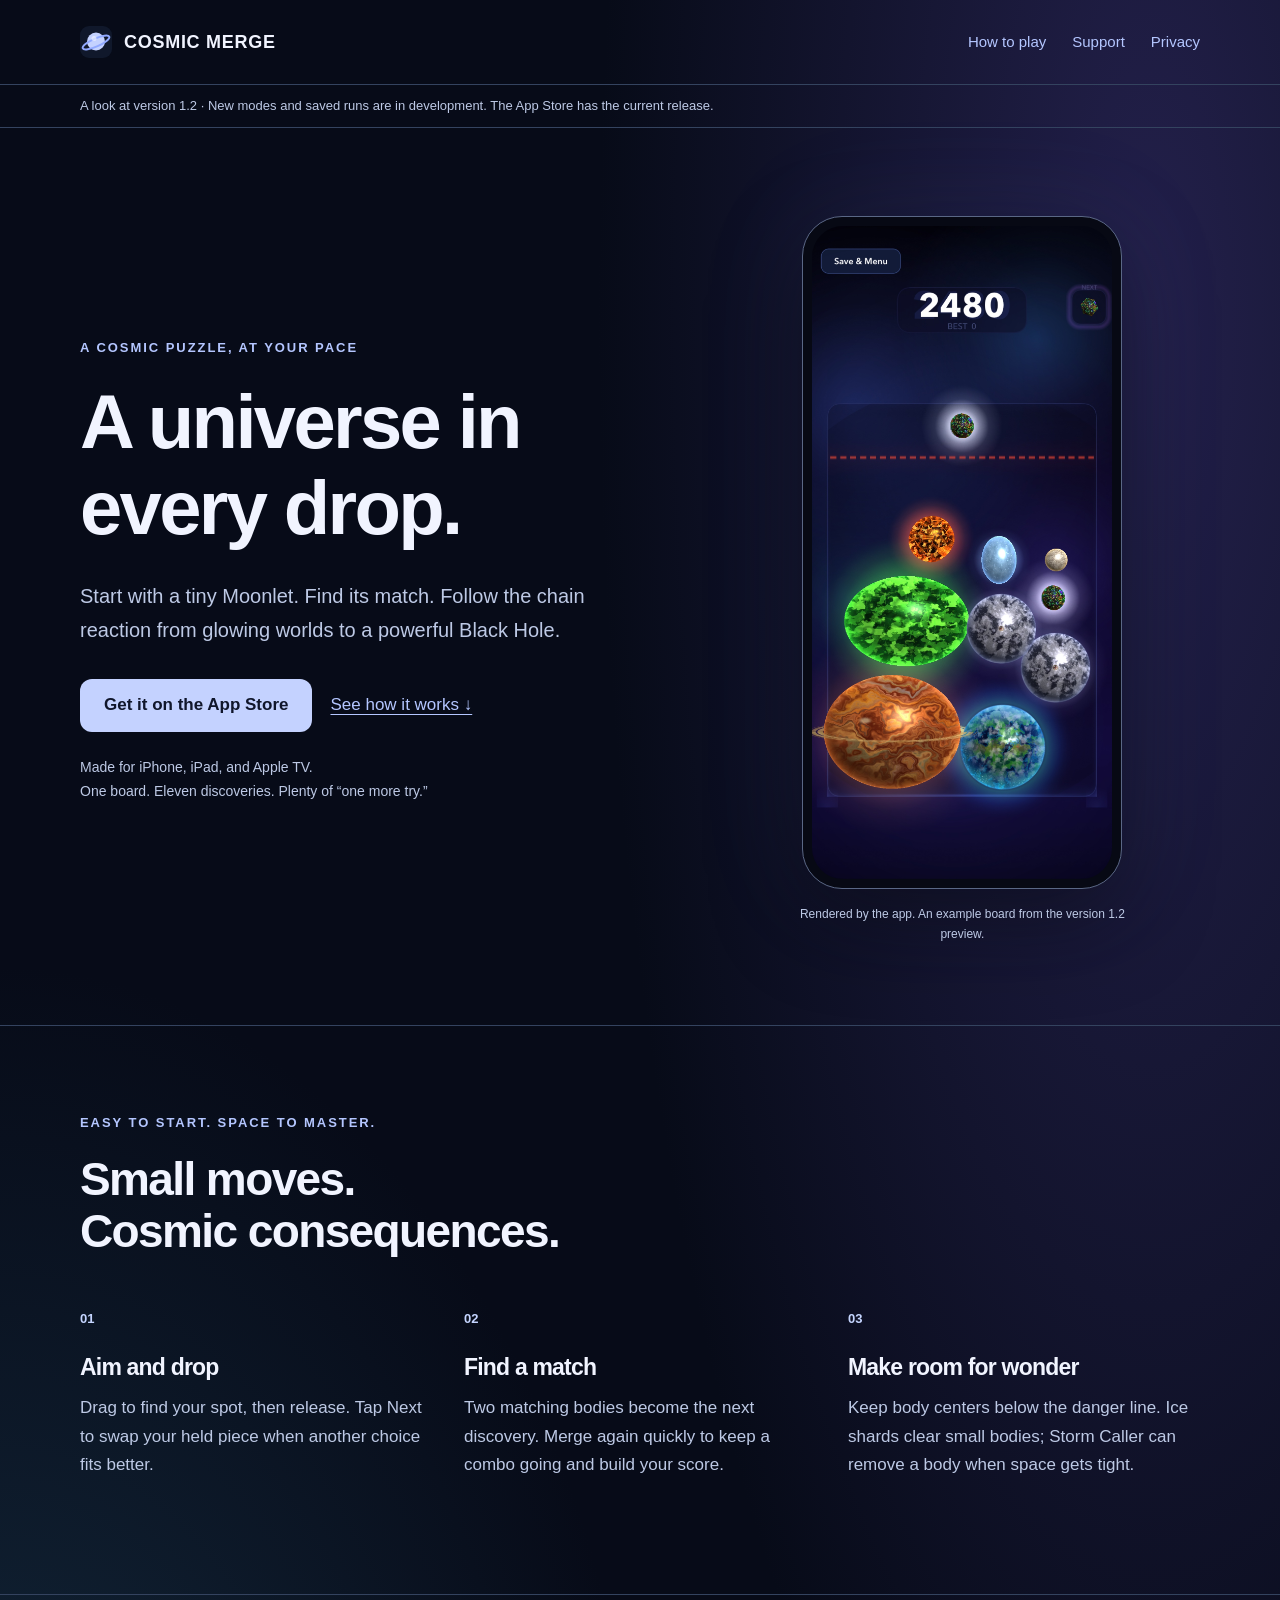
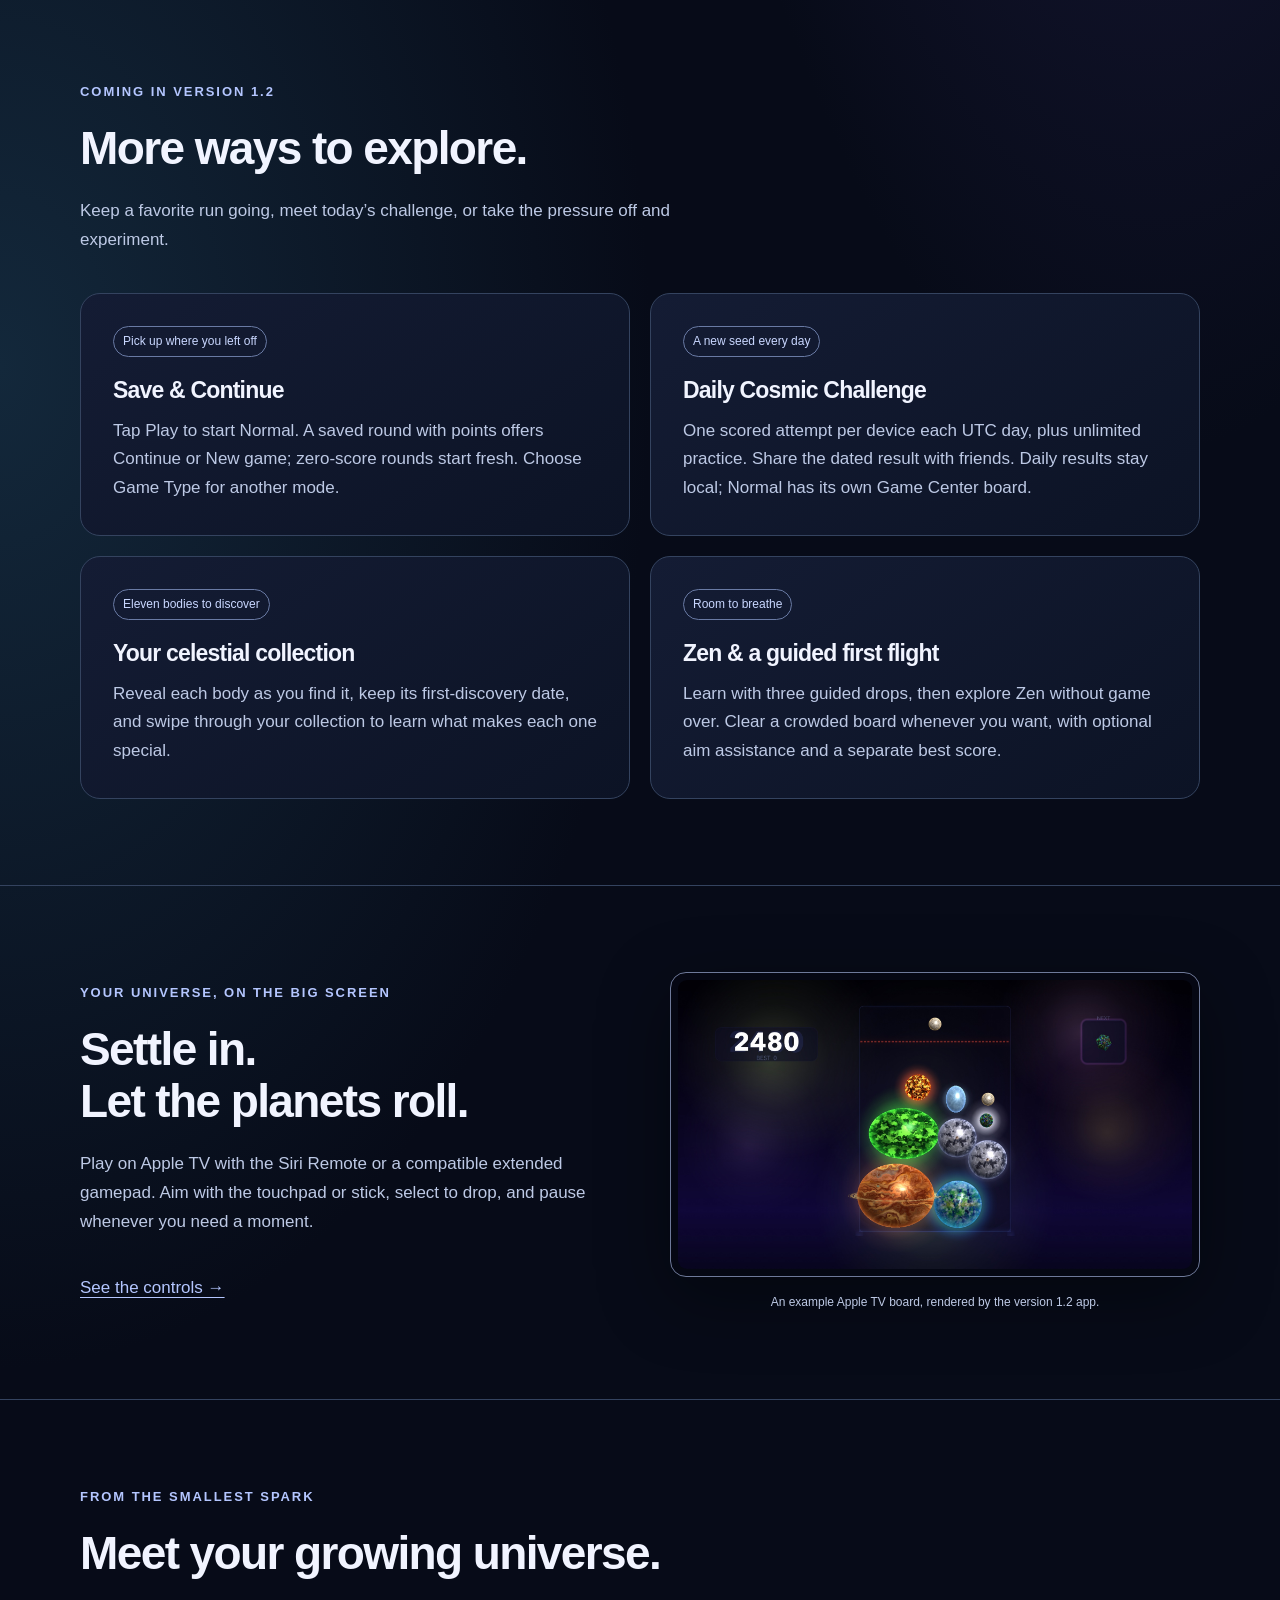
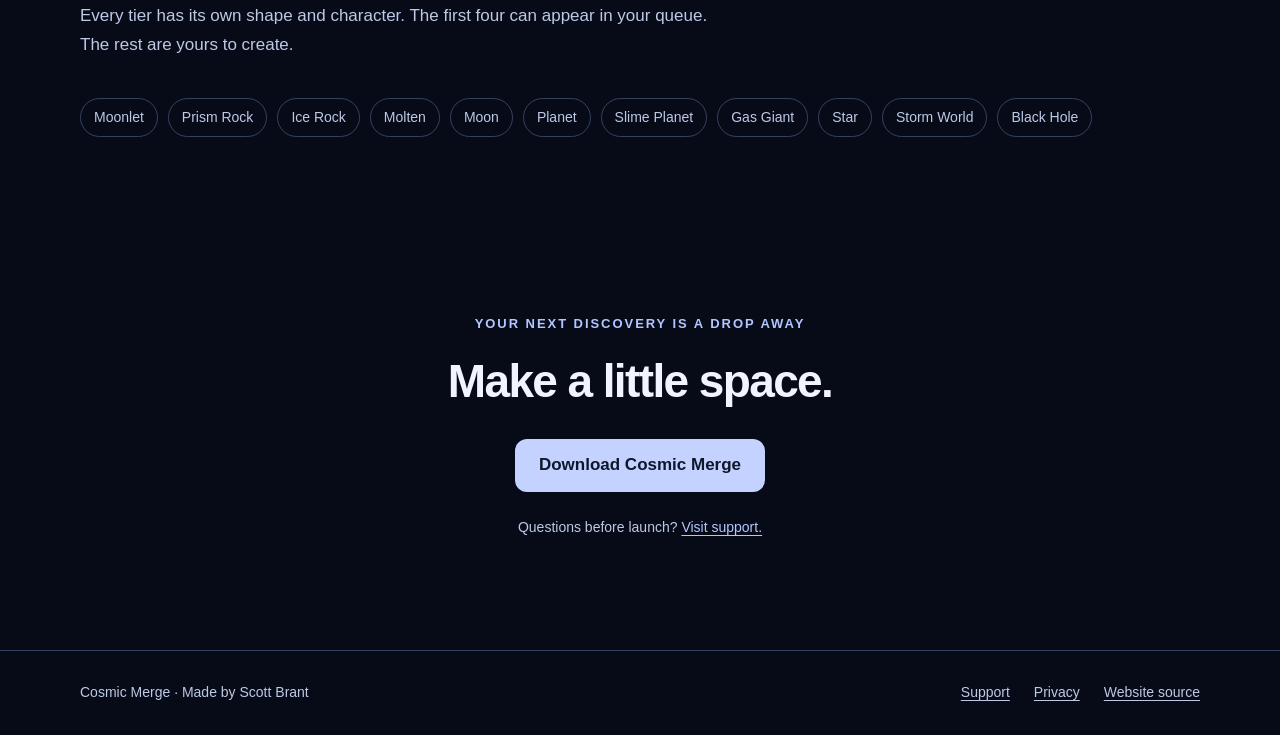
<file: index.html>
<!doctype html>
<html lang="en">
<head>
<meta charset="utf-8"><meta name="viewport" content="width=device-width,initial-scale=1">
<title>Cosmic Merge — A universe in every drop</title>
<meta name="description" content="Aim, drop, and merge celestial bodies into a growing universe. Cosmic Merge is a cosmic puzzle game for iPhone, iPad, and Apple TV.">
<link rel="canonical" href="https://smidley.github.io/cosmic-merge-site/">
<link rel="icon" href="assets/favicon.svg" type="image/svg+xml"><link rel="stylesheet" href="assets/site.css?v=1.2.0">
<meta property="og:type" content="website"><meta property="og:title" content="Cosmic Merge — A universe in every drop">
<meta property="og:description" content="Small Moonlets. Massive chain reactions. A cosmic merge puzzle for iPhone, iPad, and Apple TV.">
<meta property="og:url" content="https://smidley.github.io/cosmic-merge-site/">
<meta property="og:image" content="https://smidley.github.io/cosmic-merge-site/assets/gameplay-tv.jpeg">
<meta property="og:image:alt" content="An example Cosmic Merge board filled with colorful celestial bodies.">
<meta name="twitter:card" content="summary_large_image"><meta name="twitter:title" content="Cosmic Merge">
<meta name="twitter:description" content="A universe in every drop."><meta name="twitter:image" content="https://smidley.github.io/cosmic-merge-site/assets/gameplay-tv.jpeg">
<meta name="apple-itunes-app" content="app-id=6761395215">
<script type="application/ld+json">{"@context":"https://schema.org","@type":"VideoGame","name":"Cosmic Merge","description":"A single-player cosmic merge puzzle game.","url":"https://smidley.github.io/cosmic-merge-site/","operatingSystem":["iOS","iPadOS","tvOS"],"applicationCategory":"GameApplication","genre":"Puzzle","playMode":"SinglePlayer","installUrl":"https://apps.apple.com/app/id6761395215","image":"https://smidley.github.io/cosmic-merge-site/assets/gameplay-tv.jpeg"}</script>
</head>
<body>
<a class="skip" href="#main">Skip to content</a>
<header><nav class="wrap" aria-label="Main navigation"><a class="brand" href="./"><img src="assets/favicon.svg" width="32" height="32" alt="">COSMIC MERGE</a><div class="links"><a href="#how-to-play">How to play</a><a href="support.html">Support</a><a href="privacy.html">Privacy</a></div></nav></header>
<div class="preview"><div class="wrap">A look at version 1.2 · New modes and saved runs are in development. The App Store has the current release.</div></div>
<main id="main">
<div class="wrap hero">
<div><p class="eyebrow">A cosmic puzzle, at your pace</p><h1>A universe in<br>every drop.</h1><p class="lede">Start with a tiny Moonlet. Find its match. Follow the chain reaction from glowing worlds to a powerful Black Hole.</p><div class="actions"><a class="button" href="https://apps.apple.com/app/id6761395215">Get it on the App Store</a><a href="#how-to-play">See how it works ↓</a></div><p class="quiet">Made for iPhone, iPad, and Apple TV.<br>One board. Eleven discoveries. Plenty of “one more try.”</p></div>
<figure><div class="phone"><img src="assets/gameplay-phone.jpeg" width="1179" height="2565" fetchpriority="high" alt="A Cosmic Merge example board: a Gas Giant and Planet support a stack of Moons, a Slime Planet, Ice Rock, and smaller bodies below a red danger line."></div><figcaption>Rendered by the app. An example board from the version 1.2 preview.</figcaption></figure>
</div>
<section class="section" id="how-to-play"><div class="wrap"><p class="eyebrow">Easy to start. Space to master.</p><h2>Small moves.<br>Cosmic consequences.</h2><div class="steps"><div class="step"><h3>Aim and drop</h3><p>Drag to find your spot, then release. Tap Next to swap your held piece when another choice fits better.</p></div><div class="step"><h3>Find a match</h3><p>Two matching bodies become the next discovery. Merge again quickly to keep a combo going and build your score.</p></div><div class="step"><h3>Make room for wonder</h3><p>Keep body centers below the danger line. Ice shards clear small bodies; Storm Caller can remove a body when space gets tight.</p></div></div></div></section>
<section class="section" id="new"><div class="wrap"><p class="eyebrow">Coming in version 1.2</p><h2>More ways to explore.</h2><p class="section-intro">Keep a favorite run going, meet today’s challenge, or take the pressure off and experiment.</p><div class="cards"><article class="card"><span class="tag">Pick up where you left off</span><h3>Save & Continue</h3><p>Tap Play to start Normal. A saved round with points offers Continue or New game; zero-score rounds start fresh. Choose Game Type for another mode.</p></article><article class="card"><span class="tag">A new seed every day</span><h3>Daily Cosmic Challenge</h3><p>One scored attempt per device each UTC day, plus unlimited practice. Share the dated result with friends. Daily results stay local; Normal has its own Game Center board.</p></article><article class="card"><span class="tag">Eleven bodies to discover</span><h3>Your celestial collection</h3><p>Reveal each body as you find it, keep its first-discovery date, and swipe through your collection to learn what makes each one special.</p></article><article class="card"><span class="tag">Room to breathe</span><h3>Zen & a guided first flight</h3><p>Learn with three guided drops, then explore Zen without game over. Clear a crowded board whenever you want, with optional aim assistance and a separate best score.</p></article></div></div></section>
<section class="section"><div class="wrap split"><div><p class="eyebrow">Your universe, on the big screen</p><h2>Settle in.<br>Let the planets roll.</h2><p class="section-intro">Play on Apple TV with the Siri Remote or a compatible extended gamepad. Aim with the touchpad or stick, select to drop, and pause whenever you need a moment.</p><a href="support.html#controls">See the controls →</a></div><figure><div class="tv"><img src="assets/gameplay-tv.jpeg" width="1920" height="1080" loading="lazy" alt="Cosmic Merge on Apple TV, with a centered board and larger score and next-piece panels to either side."></div><figcaption>An example Apple TV board, rendered by the version 1.2 app.</figcaption></figure></div></section>
<section class="section"><div class="wrap"><p class="eyebrow">From the smallest spark</p><h2>Meet your growing universe.</h2><p class="section-intro">Every tier has its own shape and character. The first four can appear in your queue. The rest are yours to create.</p><ol class="tier-list" aria-label="Celestial tiers, in merge order"><li>Moonlet</li><li>Prism Rock</li><li>Ice Rock</li><li>Molten</li><li>Moon</li><li>Planet</li><li>Slime Planet</li><li>Gas Giant</li><li>Star</li><li>Storm World</li><li>Black Hole</li></ol></div></section>
<section class="closing wrap"><p class="eyebrow">Your next discovery is a drop away</p><h2>Make a little space.</h2><div class="actions"><a class="button" href="https://apps.apple.com/app/id6761395215">Download Cosmic Merge</a></div><p class="quiet">Questions before launch? <a href="support.html">Visit support.</a></p></section>
</main>
<footer><div class="wrap footer-row"><span>Cosmic Merge · Made by Scott Brant</span><div><a href="support.html">Support</a><a href="privacy.html">Privacy</a><a href="https://github.com/smidley/cosmic-merge-site">Website source</a></div></div></footer>
</body></html>
</file>
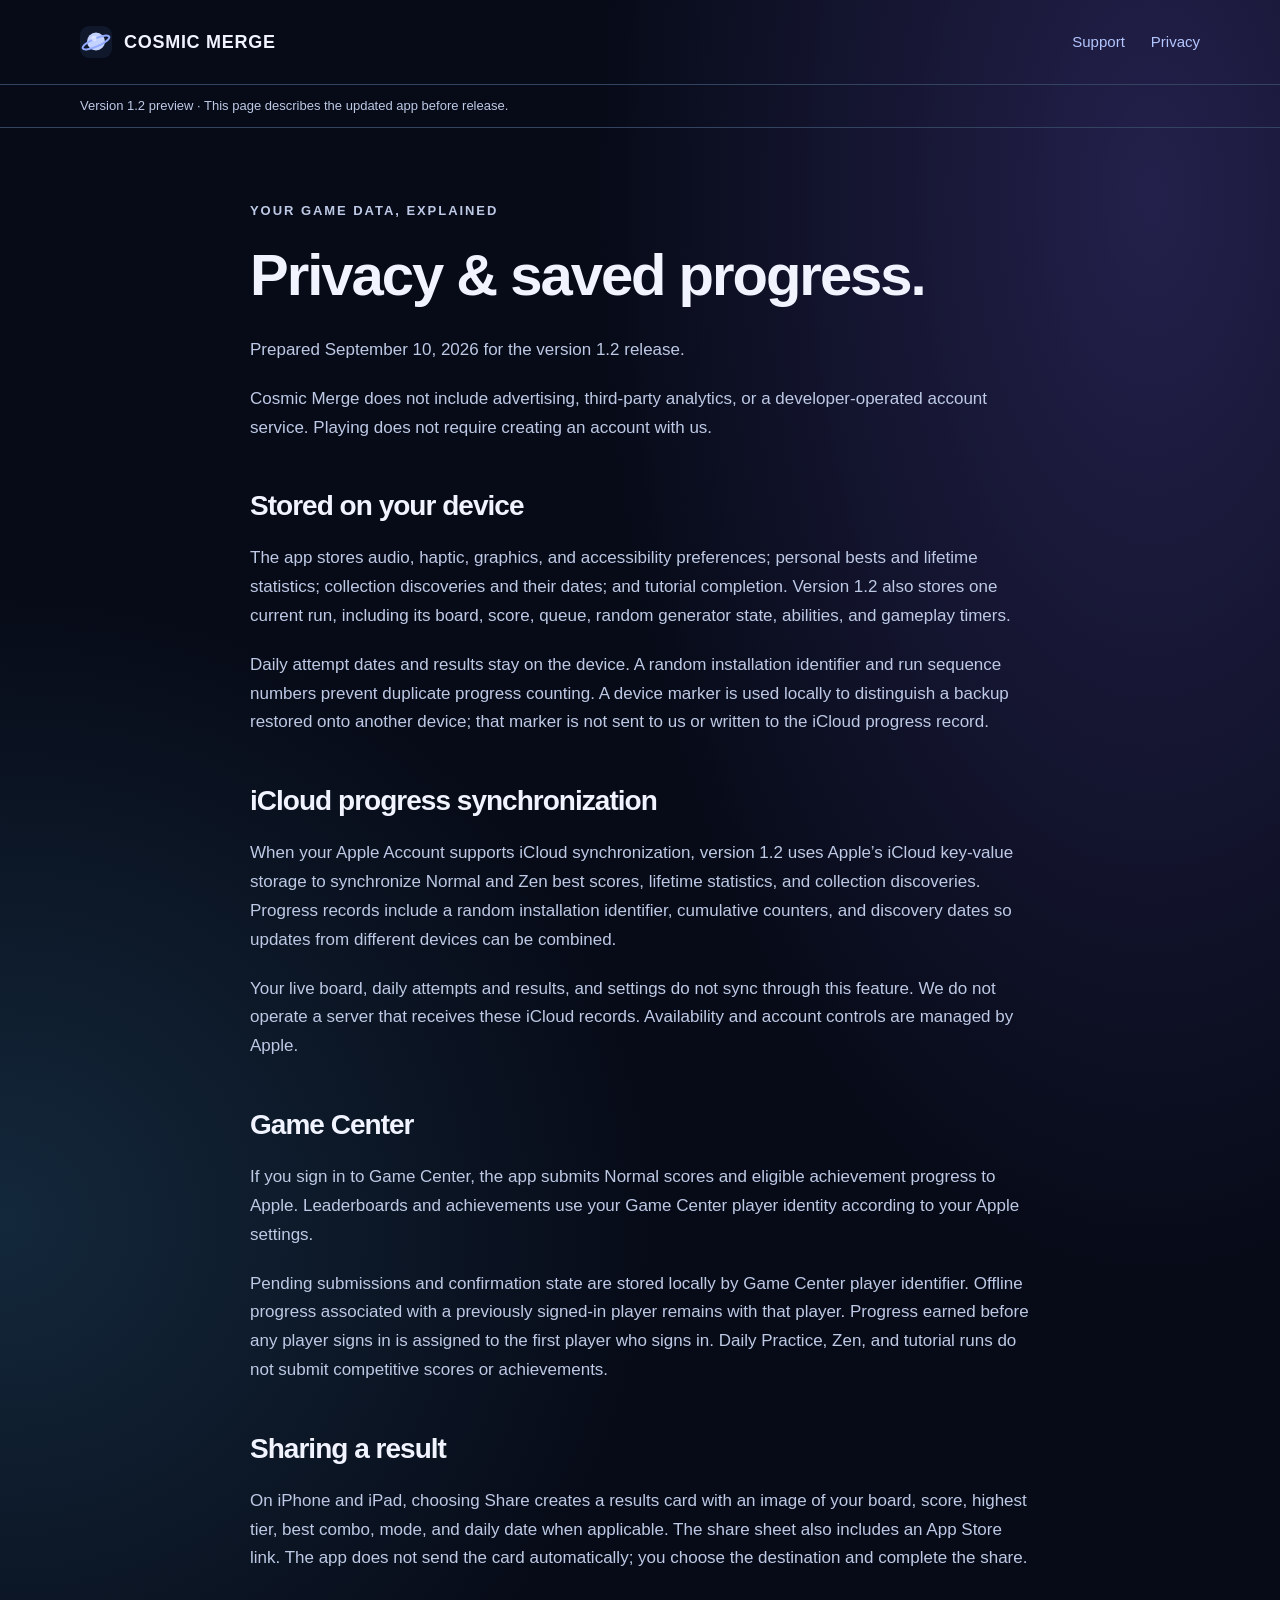
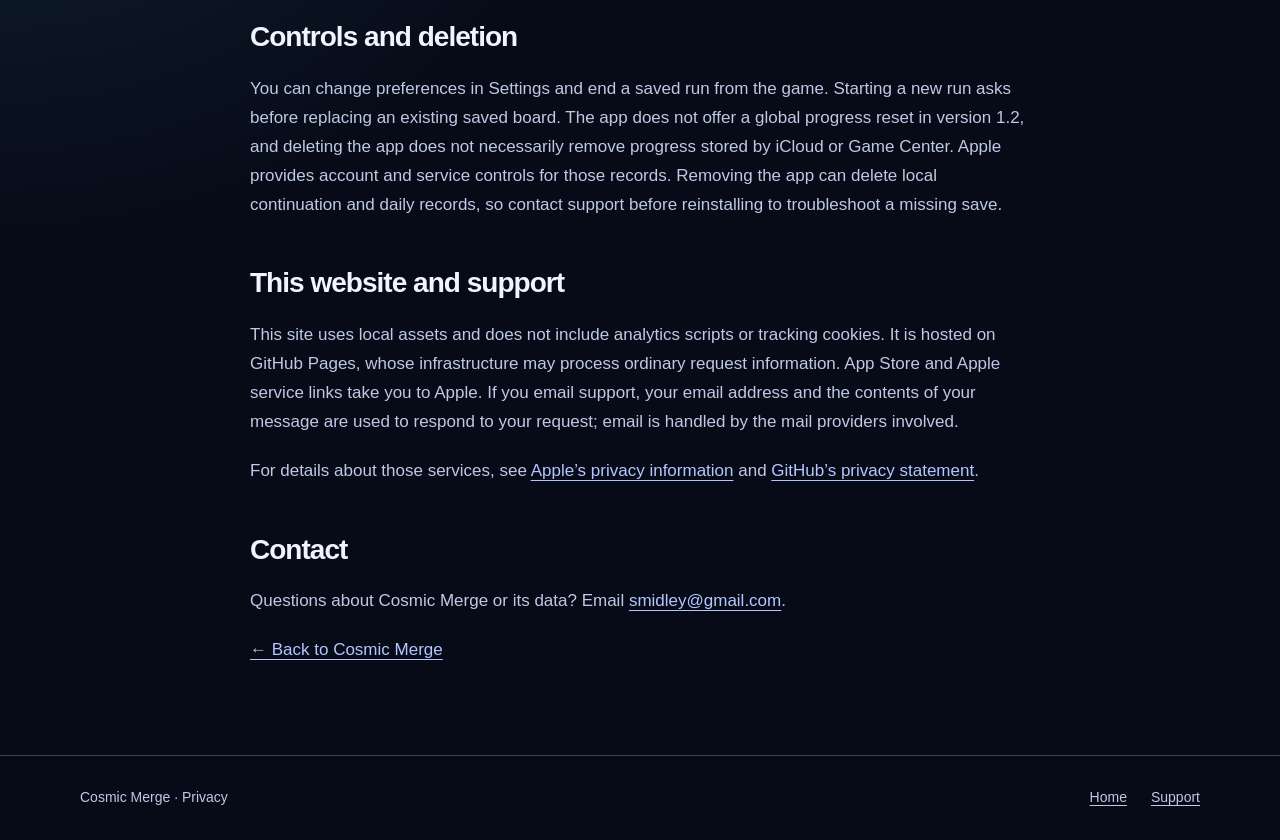
<file: privacy.html>
<!doctype html><html lang="en"><head><meta charset="utf-8"><meta name="viewport" content="width=device-width,initial-scale=1"><title>Cosmic Merge — Privacy and saved data</title><meta name="description" content="How Cosmic Merge stores local saves, synchronizes progress with iCloud, and uses Apple Game Center."><link rel="canonical" href="https://smidley.github.io/cosmic-merge-site/privacy.html"><link rel="icon" href="assets/favicon.svg" type="image/svg+xml"><link rel="stylesheet" href="assets/site.css?v=1.2.0"><meta property="og:title" content="Cosmic Merge Privacy"><meta property="og:description" content="Your game data, explained."><meta property="og:image" content="https://smidley.github.io/cosmic-merge-site/assets/gameplay-tv.jpeg"><meta name="twitter:card" content="summary_large_image"></head><body><a class="skip" href="#main">Skip to content</a><header><nav class="wrap" aria-label="Main navigation"><a class="brand" href="./"><img src="assets/favicon.svg" width="32" height="32" alt="">COSMIC MERGE</a><div class="links"><a href="support.html">Support</a><a href="privacy.html" aria-current="page">Privacy</a></div></nav></header><div class="preview"><div class="wrap">Version 1.2 preview · This page describes the updated app before release.</div></div><main id="main" class="wrap article"><p class="eyebrow">Your game data, explained</p><h1>Privacy & saved progress.</h1><p>Prepared September 10, 2026 for the version 1.2 release.</p><p>Cosmic Merge does not include advertising, third-party analytics, or a developer-operated account service. Playing does not require creating an account with us.</p>
<h2>Stored on your device</h2><p>The app stores audio, haptic, graphics, and accessibility preferences; personal bests and lifetime statistics; collection discoveries and their dates; and tutorial completion. Version 1.2 also stores one current run, including its board, score, queue, random generator state, abilities, and gameplay timers.</p><p>Daily attempt dates and results stay on the device. A random installation identifier and run sequence numbers prevent duplicate progress counting. A device marker is used locally to distinguish a backup restored onto another device; that marker is not sent to us or written to the iCloud progress record.</p>
<h2>iCloud progress synchronization</h2><p>When your Apple Account supports iCloud synchronization, version 1.2 uses Apple’s iCloud key-value storage to synchronize Normal and Zen best scores, lifetime statistics, and collection discoveries. Progress records include a random installation identifier, cumulative counters, and discovery dates so updates from different devices can be combined.</p><p>Your live board, daily attempts and results, and settings do not sync through this feature. We do not operate a server that receives these iCloud records. Availability and account controls are managed by Apple.</p>
<h2>Game Center</h2><p>If you sign in to Game Center, the app submits Normal scores and eligible achievement progress to Apple. Leaderboards and achievements use your Game Center player identity according to your Apple settings.</p><p>Pending submissions and confirmation state are stored locally by Game Center player identifier. Offline progress associated with a previously signed-in player remains with that player. Progress earned before any player signs in is assigned to the first player who signs in. Daily Practice, Zen, and tutorial runs do not submit competitive scores or achievements.</p>
<h2>Sharing a result</h2><p>On iPhone and iPad, choosing Share creates a results card with an image of your board, score, highest tier, best combo, mode, and daily date when applicable. The share sheet also includes an App Store link. The app does not send the card automatically; you choose the destination and complete the share.</p>
<h2>Controls and deletion</h2><p>You can change preferences in Settings and end a saved run from the game. Starting a new run asks before replacing an existing saved board. The app does not offer a global progress reset in version 1.2, and deleting the app does not necessarily remove progress stored by iCloud or Game Center. Apple provides account and service controls for those records. Removing the app can delete local continuation and daily records, so contact support before reinstalling to troubleshoot a missing save.</p>
<h2>This website and support</h2><p>This site uses local assets and does not include analytics scripts or tracking cookies. It is hosted on GitHub Pages, whose infrastructure may process ordinary request information. App Store and Apple service links take you to Apple. If you email support, your email address and the contents of your message are used to respond to your request; email is handled by the mail providers involved.</p><p>For details about those services, see <a href="https://www.apple.com/legal/privacy/">Apple’s privacy information</a> and <a href="https://docs.github.com/en/site-policy/privacy-policies/github-general-privacy-statement">GitHub’s privacy statement</a>.</p>
<h2>Contact</h2><p>Questions about Cosmic Merge or its data? Email <a href="mailto:smidley@gmail.com">smidley@gmail.com</a>.</p><p><a href="./">← Back to Cosmic Merge</a></p></main><footer><div class="wrap footer-row"><span>Cosmic Merge · Privacy</span><div><a href="./">Home</a><a href="support.html">Support</a></div></div></footer></body></html>
</file>
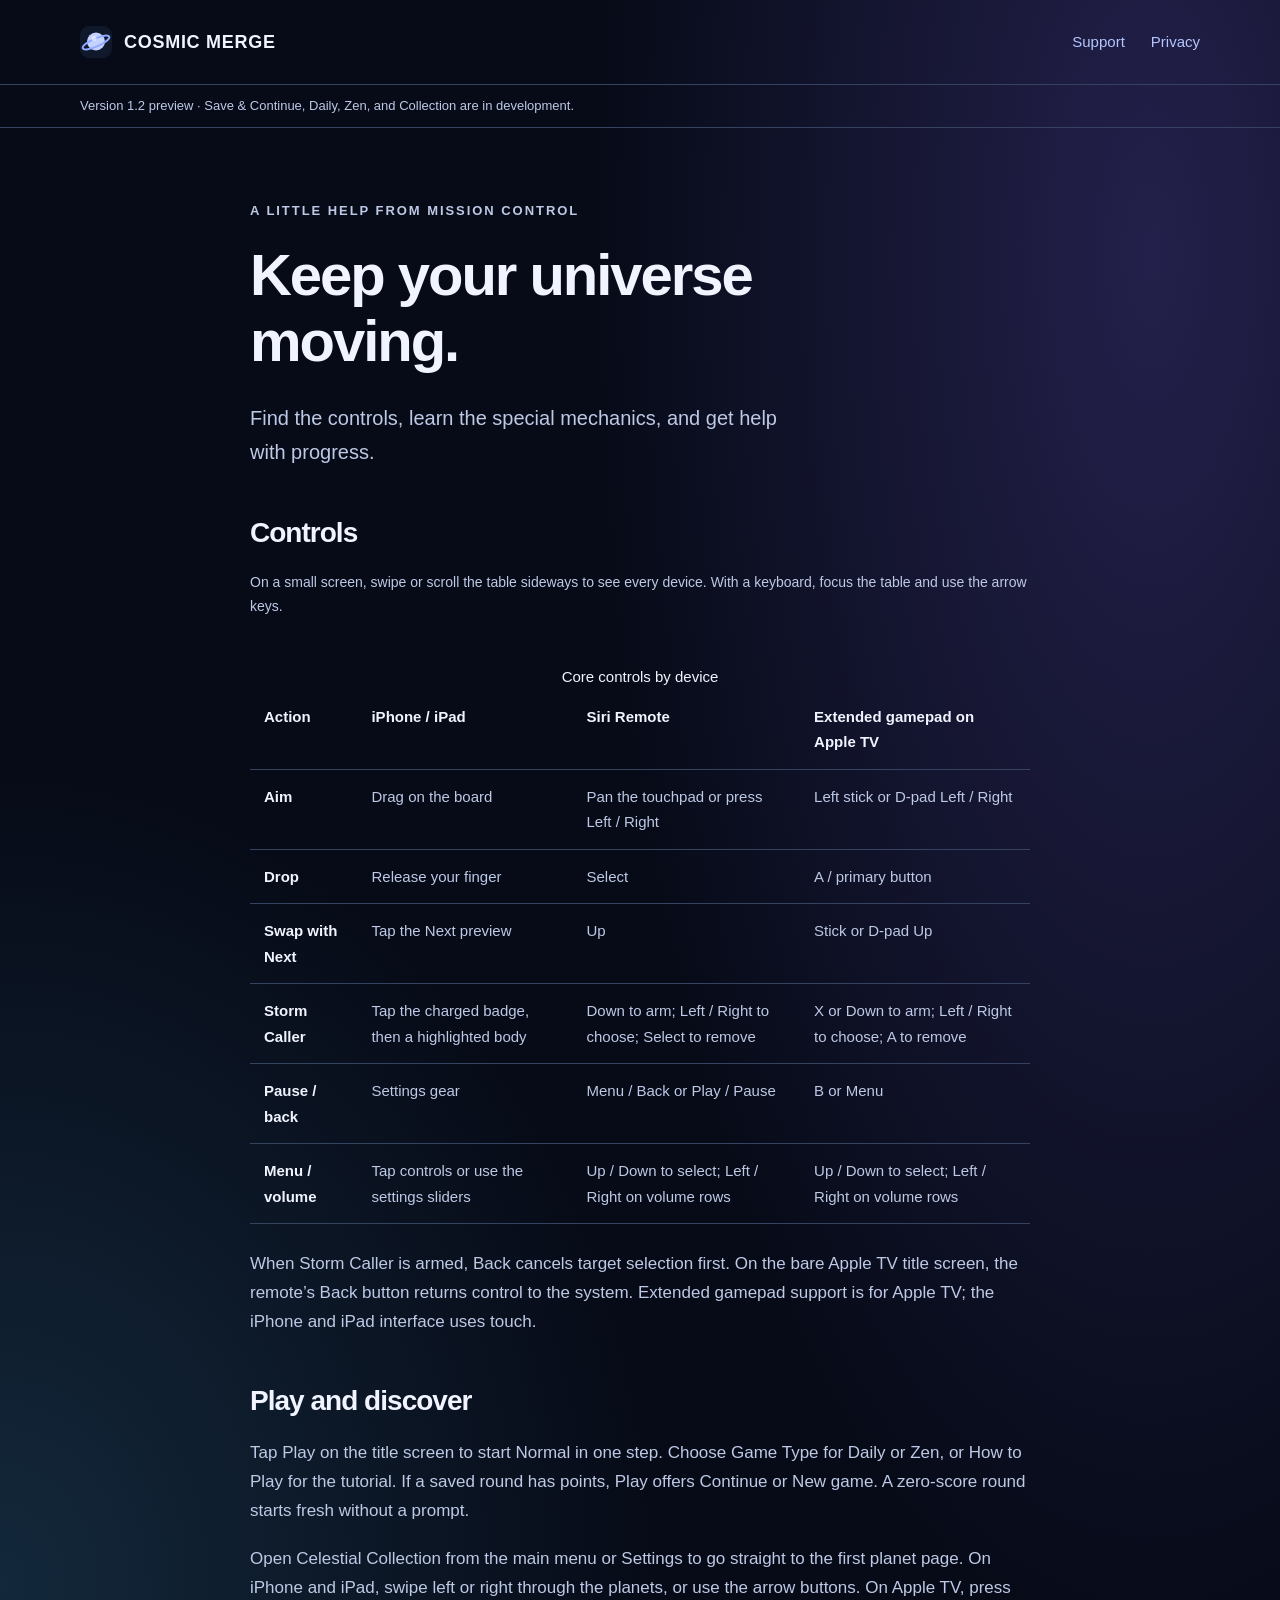
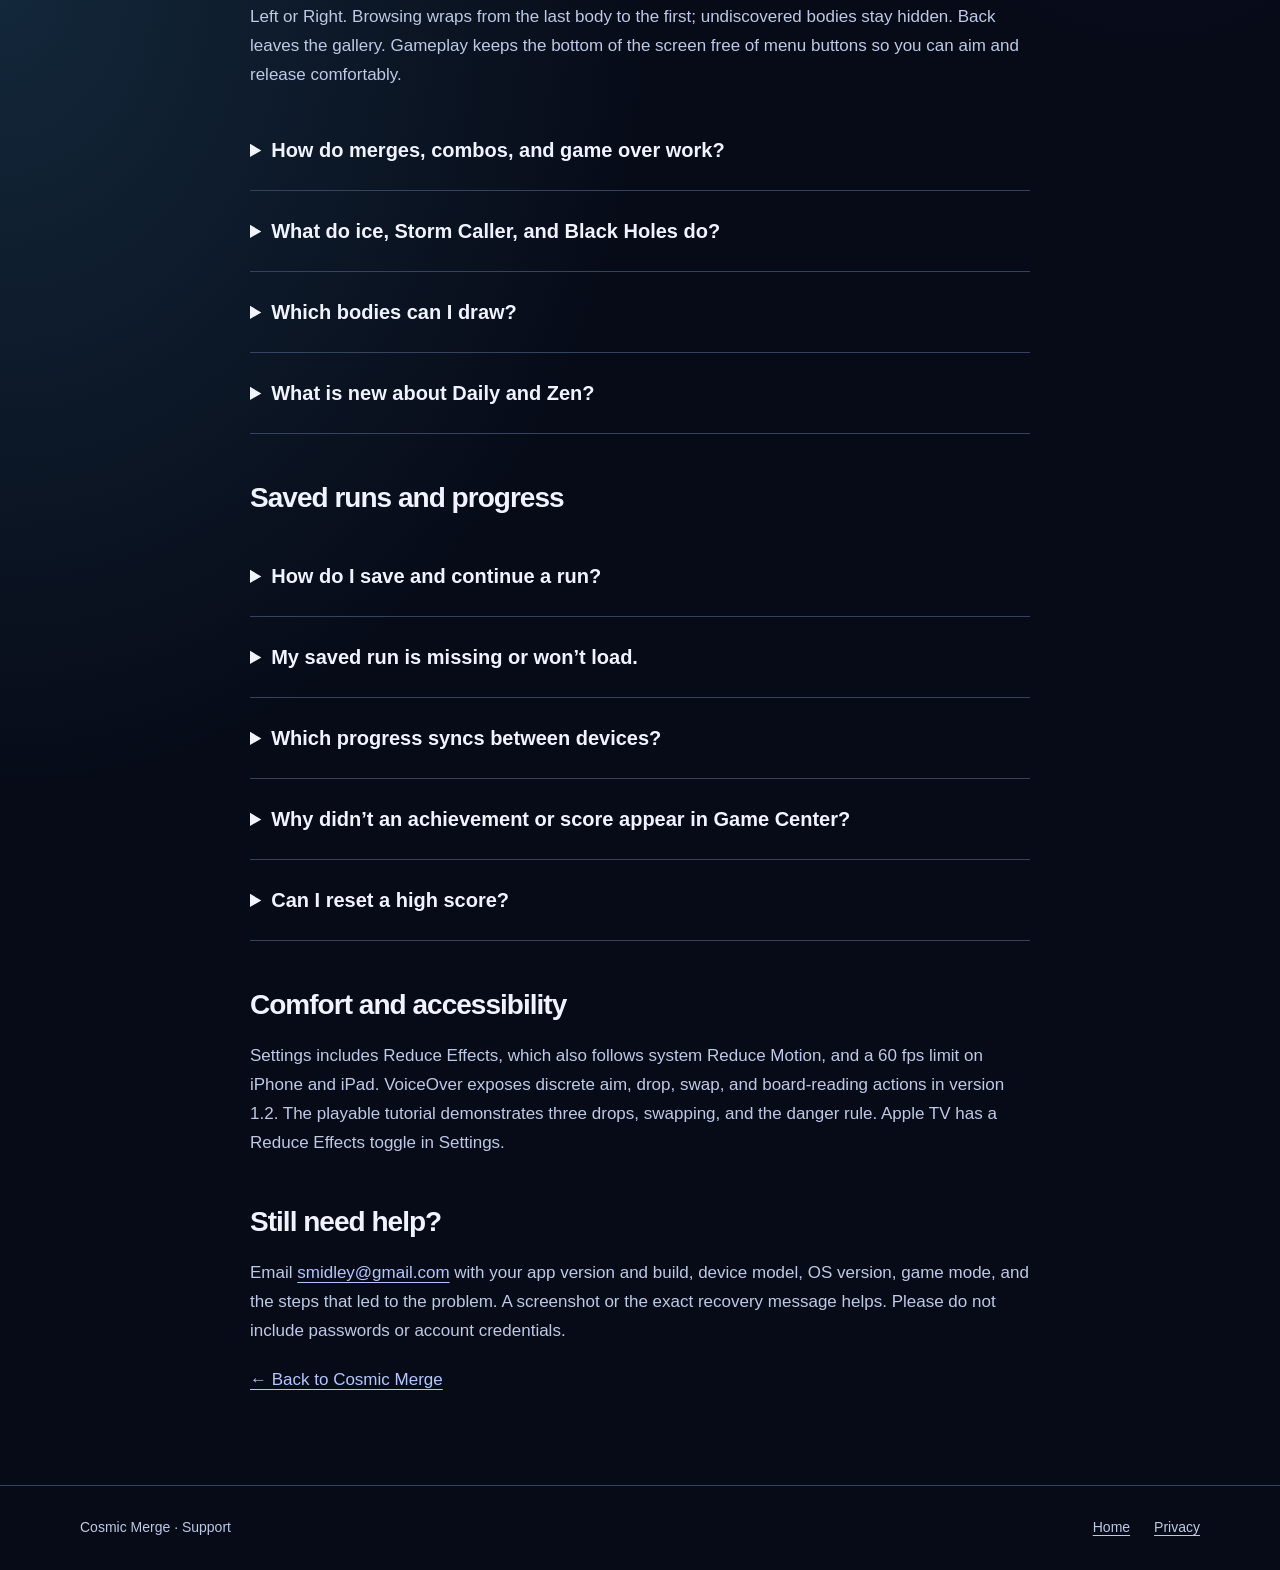
<file: support.html>
<!doctype html><html lang="en"><head><meta charset="utf-8"><meta name="viewport" content="width=device-width,initial-scale=1"><title>Cosmic Merge Support — Controls, saved runs, and help</title><meta name="description" content="Learn Cosmic Merge controls on iPhone, iPad, Apple TV, and gamepad. Get help with saved runs, daily challenges, iCloud, and Game Center."><link rel="canonical" href="https://smidley.github.io/cosmic-merge-site/support.html"><link rel="icon" href="assets/favicon.svg" type="image/svg+xml"><link rel="stylesheet" href="assets/site.css?v=1.2.0"><meta property="og:title" content="Cosmic Merge Support"><meta property="og:description" content="Controls, saved runs, and help for your growing universe."><meta property="og:image" content="https://smidley.github.io/cosmic-merge-site/assets/gameplay-tv.jpeg"><meta name="twitter:card" content="summary_large_image"></head><body><a class="skip" href="#main">Skip to content</a><header><nav class="wrap" aria-label="Main navigation"><a class="brand" href="./"><img src="assets/favicon.svg" width="32" height="32" alt="">COSMIC MERGE</a><div class="links"><a href="support.html" aria-current="page">Support</a><a href="privacy.html">Privacy</a></div></nav></header><div class="preview"><div class="wrap">Version 1.2 preview · Save & Continue, Daily, Zen, and Collection are in development.</div></div><main id="main" class="wrap article"><p class="eyebrow">A little help from mission control</p><h1>Keep your universe moving.</h1><p class="lede">Find the controls, learn the special mechanics, and get help with progress.</p>
<h2 id="controls">Controls</h2><p class="table-hint" id="controls-scroll-hint">On a small screen, swipe or scroll the table sideways to see every device. With a keyboard, focus the table and use the arrow keys.</p><div class="table-scroll" role="region" aria-label="Controls by device" aria-describedby="controls-scroll-hint" tabindex="0"><table><caption>Core controls by device</caption><thead><tr><th scope="col">Action</th><th scope="col">iPhone / iPad</th><th scope="col">Siri Remote</th><th scope="col">Extended gamepad on Apple TV</th></tr></thead><tbody><tr><th scope="row">Aim</th><td>Drag on the board</td><td>Pan the touchpad or press Left / Right</td><td>Left stick or D-pad Left / Right</td></tr><tr><th scope="row">Drop</th><td>Release your finger</td><td>Select</td><td>A / primary button</td></tr><tr><th scope="row">Swap with Next</th><td>Tap the Next preview</td><td>Up</td><td>Stick or D-pad Up</td></tr><tr><th scope="row">Storm Caller</th><td>Tap the charged badge, then a highlighted body</td><td>Down to arm; Left / Right to choose; Select to remove</td><td>X or Down to arm; Left / Right to choose; A to remove</td></tr><tr><th scope="row">Pause / back</th><td>Settings gear</td><td>Menu / Back or Play / Pause</td><td>B or Menu</td></tr><tr><th scope="row">Menu / volume</th><td>Tap controls or use the settings sliders</td><td>Up / Down to select; Left / Right on volume rows</td><td>Up / Down to select; Left / Right on volume rows</td></tr></tbody></table></div><p>When Storm Caller is armed, Back cancels target selection first. On the bare Apple TV title screen, the remote’s Back button returns control to the system. Extended gamepad support is for Apple TV; the iPhone and iPad interface uses touch.</p>
<h2>Play and discover</h2><p>Tap Play on the title screen to start Normal in one step. Choose Game Type for Daily or Zen, or How to Play for the tutorial. If a saved round has points, Play offers Continue or New game. A zero-score round starts fresh without a prompt.</p><p>Open Celestial Collection from the main menu or Settings to go straight to the first planet page. On iPhone and iPad, swipe left or right through the planets, or use the arrow buttons. On Apple TV, press Left or Right. Browsing wraps from the last body to the first; undiscovered bodies stay hidden. Back leaves the gallery. Gameplay keeps the bottom of the screen free of menu buttons so you can aim and release comfortably.</p><details><summary>How do merges, combos, and game over work?</summary><p>Two matching bodies merge into the next tier. Merges within one second extend a combo; merges high on the board earn a bonus. In Normal and Daily, a body’s center staying above the red danger line for two active seconds ends the run. Pause time does not count in version 1.2.</p></details><details><summary>What do ice, Storm Caller, and Black Holes do?</summary><p>Ice Rock pairs have a 20% chance to shatter into four shards instead of merging. Shards seek small bodies and clear Moonlets or Prism Rocks for up to nine active seconds. Creating a Storm World grants a Storm Caller charge. Select an eligible highlighted body to remove it. Black Holes periodically consume other bodies; merging two Black Holes adds a 10,000-point bonus.</p></details><details><summary>Which bodies can I draw?</summary><p>Moonlet, Prism Rock, Ice Rock, and Molten. Version 1.2 draws them independently with probabilities of 40%, 30%, 20%, and 10%. The full chain is Moonlet → Prism Rock → Ice Rock → Molten → Moon → Planet → Slime Planet → Gas Giant → Star → Storm World → Black Hole.</p></details><details><summary>What is new about Daily and Zen?</summary><p>Daily uses a seed based on the UTC date and Rules 2. There is one scored attempt per device per UTC day; starting it uses the attempt even if the app closes. Choose Play, then Continue to resume a saved attempt with points. Starting fresh does not reset daily eligibility. Practice uses the same seed without replacing your scored result. Seeded randomness does not guarantee identical physics across devices. Daily scores are local and can be shared; there is no online daily ranking in this preview.</p><p>Zen removes game over and keeps a separate best score. Use Save &amp; Menu to leave and continue later, or End Run &amp; Return to Menu in Settings to finish the run and keep its score. On Apple TV, use the Pause menu. Open Settings and choose Clear board when the stack fills up. Optional Zen Aim Assist gently snaps an aim near a matching body. Zen and Daily Practice do not contribute competitive lifetime statistics or Game Center achievements.</p></details>
<h2>Saved runs and progress</h2><details><summary>How do I save and continue a run?</summary><p>In version 1.2, use the small Save & Menu button in the upper left, or choose Save & Return to Menu in Settings. Choose Play on the title screen. If the saved round has points, choose Continue to resume it or New game to start Normal. Zero-score rounds start fresh without a prompt. The game also saves about once per active second and when interrupted. A run stays on the device where it started; the board does not sync through iCloud. A board copied through a device backup can only continue on its original device, so its result cannot be counted twice. Starting a new run asks before ending an existing saved round with points. Tutorial progress is not saved.</p></details><details><summary>My saved run is missing or won’t load.</summary><p>First check that you are using the same device and version. Choose Play on the title screen to see Continue for a saved round with points. Zero-score rounds start fresh. End Run deliberately removes the saved board, and starting another run replaces a scored round after confirmation. If a save cannot be read, the app keeps the file and shows a recovery message; collection and lifetime records are stored separately. Avoid deleting or reinstalling the app before contacting support, because that can remove local saves.</p><p>When available storage is low, free space and try Save &amp; Menu again. If saving fails, the message offers Keep playing, Try saving again, and End run &amp; Menu. Ending asks for confirmation, keeps your score and discoveries, and removes the resumable board. Include the recovery message in your support request. Runs from versions before 1.2 were not saved and cannot be reconstructed.</p></details><details><summary>Which progress syncs between devices?</summary><p>Version 1.2 uses iCloud for Normal and Zen best scores, lifetime statistics, and collection discoveries. Use the same Apple Account with iCloud enabled on each device and allow time for synchronization. Boards, daily attempt eligibility, and daily scores remain local. Concurrent device totals are merged without counting shared history twice. Keep devices on the same app version for the most consistent behavior.</p></details><details><summary>Why didn’t an achievement or score appear in Game Center?</summary><p>Check your Game Center sign-in and network connection, then reopen the game. Version 1.2 queues offline achievement progress and Normal scores and retries them after sign-in or returning to the app. Previously identified progress stays with its last signed-in player; progress earned before any sign-in is assigned to the first player who signs in. Changing players does not transfer the previous player’s pending achievements.</p><p>All Normal scores use the same High Scores leaderboard, including scores from earlier versions. Open Game Center and choose Leaderboard to view it. Pending scores from earlier beta builds are sent to this same board for their original player. Local play and saves work without Game Center.</p></details><details><summary>Can I reset a high score?</summary><p>The version 1.2 preview removes the misleading local reset control. It could not reset Game Center records and cloud synchronization could restore the score. Best scores and discoveries remain part of your progress. End Run affects only continuation of that board.</p></details>
<h2>Comfort and accessibility</h2><p>Settings includes Reduce Effects, which also follows system Reduce Motion, and a 60 fps limit on iPhone and iPad. VoiceOver exposes discrete aim, drop, swap, and board-reading actions in version 1.2. The playable tutorial demonstrates three drops, swapping, and the danger rule. Apple TV has a Reduce Effects toggle in Settings.</p>
<h2>Still need help?</h2><p>Email <a href="mailto:smidley@gmail.com">smidley@gmail.com</a> with your app version and build, device model, OS version, game mode, and the steps that led to the problem. A screenshot or the exact recovery message helps. Please do not include passwords or account credentials.</p><p><a href="./">← Back to Cosmic Merge</a></p></main><footer><div class="wrap footer-row"><span>Cosmic Merge · Support</span><div><a href="./">Home</a><a href="privacy.html">Privacy</a></div></div></footer></body></html>
</file>
<file: assets/site.css>
:root{color-scheme:dark;--bg:#070b18;--panel:#10182b;--text:#f1f4ff;--muted:#bdc9e5;--accent:#b4c6ff;--line:#34435f;--button:#c4d2ff;--ink:#10162b}*{box-sizing:border-box}html{scroll-behavior:smooth}body{margin:0;background:radial-gradient(ellipse at 90% 8%,#23204b 0,transparent 34%),radial-gradient(ellipse at 0 50%,#13283b 0,transparent 36%),var(--bg);color:var(--text);font:17px/1.7 -apple-system,BlinkMacSystemFont,"Segoe UI",sans-serif}a{color:var(--accent);text-underline-offset:.24em}a:hover{color:#fff}a:focus-visible,summary:focus-visible,[tabindex]:focus-visible{outline:3px solid #f7de98;outline-offset:6px;border-radius:4px}img{display:block;max-width:100%;height:auto}.wrap{width:min(1120px,calc(100% - 48px));margin:auto}.skip{position:absolute;top:-80px;left:16px;padding:12px;background:var(--button);color:var(--ink);z-index:5}.skip:focus{top:12px}header{padding:26px 0;border-bottom:1px solid var(--line)}nav{display:flex;align-items:center;justify-content:space-between;gap:24px;flex-wrap:wrap}.brand{color:var(--text);font-size:18px;font-weight:750;text-decoration:none;letter-spacing:.04em;display:flex;gap:12px;align-items:center}.brand img{width:32px;height:32px}.links{display:flex;gap:26px;align-items:center;font-size:15px}.links a{text-decoration:none}.preview{font-size:13px;color:var(--muted);padding:10px 0;border-bottom:1px solid var(--line)}.hero{display:grid;grid-template-columns:1.1fr .9fr;align-items:center;gap:64px;padding:88px 0 80px}.eyebrow{color:var(--accent);font-size:13px;font-weight:700;letter-spacing:.15em;text-transform:uppercase;margin:0 0 20px}h1,h2,h3{line-height:1.13;letter-spacing:-.035em}h1{font-size:clamp(44px,6vw,76px);margin:0 0 28px;max-width:680px;font-weight:750}h2{font-size:clamp(32px,4vw,46px);margin:0 0 22px}h3{font-size:23px;margin:0 0 14px}p{margin:0 0 20px}.lede{font-size:20px;max-width:560px;color:var(--muted)}.actions{display:flex;gap:18px;flex-wrap:wrap;align-items:center;margin:32px 0 24px}.button{display:inline-flex;min-height:48px;align-items:center;justify-content:center;padding:12px 24px;border-radius:12px;background:var(--button);color:var(--ink);font-weight:750;text-decoration:none}.button:hover{background:#e2e8ff;color:var(--ink)}.quiet{font-size:14px;color:var(--muted)}.phone{max-width:320px;margin:0 auto;padding:9px;background:#070914;border:1px solid #5a6785;border-radius:40px;box-shadow:0 32px 90px #0007,0 0 110px #7182f51c}.phone img{border-radius:31px;width:100%}figure{margin:0}figcaption{font-size:12px;color:var(--muted);text-align:center;margin:15px auto 0;max-width:350px}.section{padding:86px 0;border-top:1px solid var(--line)}.section-intro{max-width:650px;margin-bottom:38px;color:var(--muted)}.steps{display:grid;grid-template-columns:repeat(3,1fr);gap:32px;counter-reset:steps}.step{padding:28px 0}.step:before{counter-increment:steps;content:"0" counter(steps);display:block;color:#c5d5ff;font-size:13px;font-weight:750;margin-bottom:24px}.step p,.card p{color:var(--muted);margin:0}.cards{display:grid;grid-template-columns:repeat(2,1fr);gap:20px}.card{background:linear-gradient(145deg,#141c34,#0c1325);border:1px solid var(--line);border-radius:20px;padding:32px}.tag{font-size:12px;color:#c9d7ff;border:1px solid #697aa4;padding:4px 9px;border-radius:20px;display:inline-block;margin-bottom:20px}.split{display:grid;grid-template-columns:1fr 1fr;gap:60px;align-items:center}.tv{border:1px solid #6e7999;border-radius:16px;padding:7px;background:#050713;box-shadow:0 20px 70px #0006}.tv img{border-radius:9px}.tier-list{padding:0;list-style:none;display:flex;gap:10px;flex-wrap:wrap;margin:28px 0 0}.tier-list li{padding:7px 13px;border:1px solid var(--line);border-radius:30px;font-size:14px;color:var(--muted)}.closing{text-align:center;padding:90px 0}.closing h2{margin-bottom:26px}.closing .actions{justify-content:center}footer{border-top:1px solid var(--line);padding:30px 0;font-size:14px;color:var(--muted)}.footer-row{display:flex;justify-content:space-between;gap:20px;flex-wrap:wrap}.footer-row div{display:flex;gap:24px}.article{max-width:780px;margin:72px auto 90px}.article h1{font-size:clamp(40px,6vw,58px)}.article h2{font-size:28px;margin-top:48px}.article p,.article li{color:var(--muted)}.article ul{padding-left:22px}.article li{margin-bottom:12px}.note{border-left:3px solid var(--accent);padding:16px 22px;background:var(--panel);border-radius:0 12px 12px 0;margin:24px 0}details{border-bottom:1px solid var(--line);padding:23px 0}summary{font-size:20px;font-weight:650;cursor:pointer;color:var(--text)}details p{margin-top:18px}table{width:100%;border-collapse:collapse;margin:26px 0;font-size:15px}th,td{text-align:left;vertical-align:top;padding:14px;border-bottom:1px solid var(--line)}th{color:var(--text)}td{color:var(--muted)}.table-scroll{overflow-x:auto;overscroll-behavior-x:contain}.table-scroll table{min-width:680px}.table-hint{font-size:14px}code{color:#e0e7ff;font-size:.9em}.footer-row a{color:var(--muted)}@media(max-width:760px){.wrap{width:calc(100% - 36px)}header{padding:20px 0}.links{gap:18px;font-size:14px}.brand{font-size:16px}.hero{grid-template-columns:1fr;gap:46px;padding:55px 0}.hero h1{max-width:550px}.phone{max-width:275px}.steps,.cards,.split{grid-template-columns:1fr}.steps{gap:0}.step{padding:22px 0}.section{padding:60px 0}.split{gap:34px}.article{margin-top:50px}.card{padding:26px}.lede{font-size:18px}}@media(prefers-reduced-motion:reduce){html{scroll-behavior:auto}*,*:before,*:after{animation:none!important;transition:none!important}}
</file>
